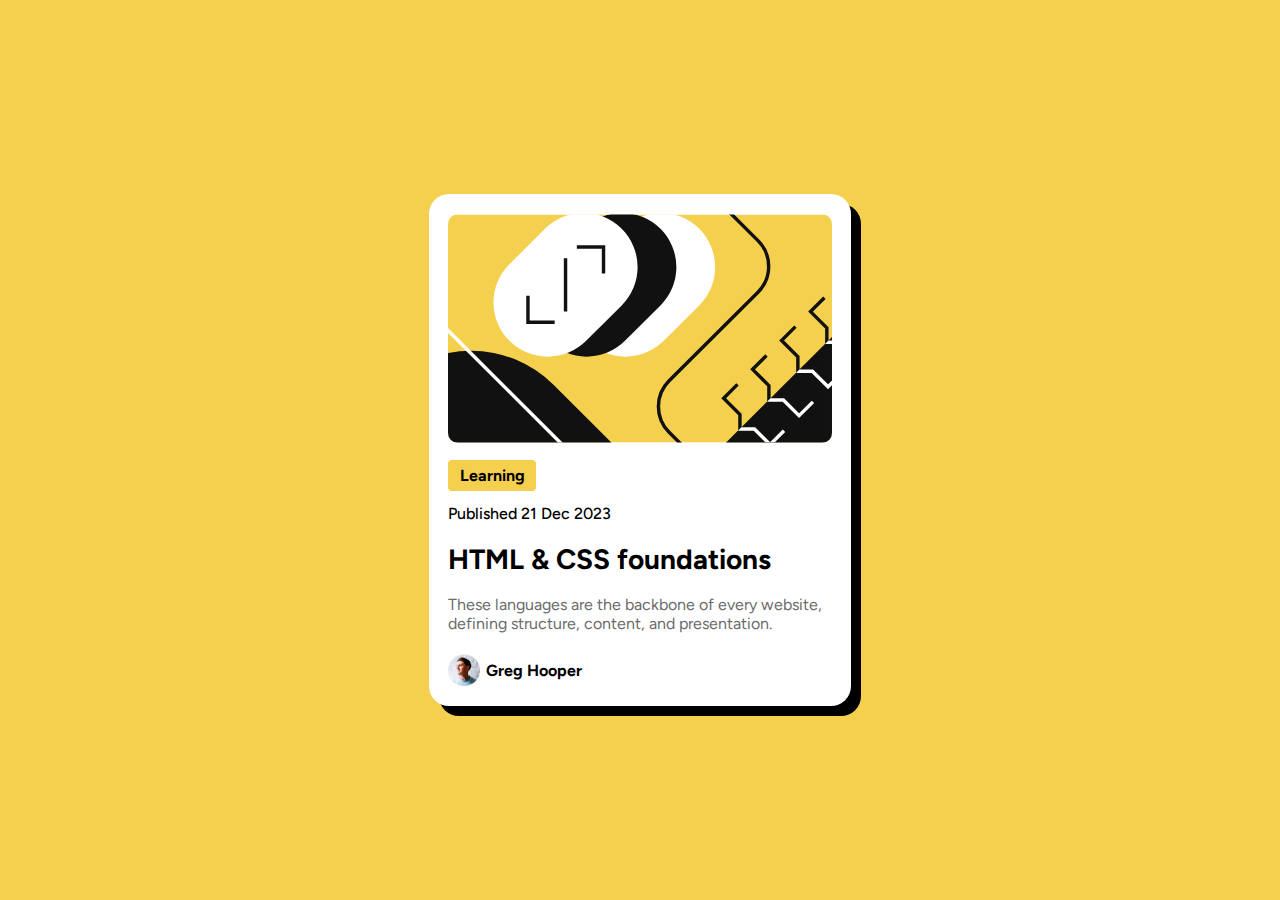
<file: blog-preview-card-main/index.html>
<!DOCTYPE html>
<html lang="en">
<head>
  <meta charset="UTF-8">
  <meta name="viewport" content="width=device-width, initial-scale=1.0"> <!-- displays site properly based on user's device -->  
  <link rel="icon" type="image/png" sizes="32x32" href="./assets/images/favicon-32x32.png"> 
  <title>Frontend Mentor | Blog preview card</title>
  <link rel="stylesheet" href="style.css" />
</head>
<body>
  <div class="container">
    <div class="content">
      <header>
        <img src="assets/images/illustration-article.svg" alt="illustration-article" />
        <h2>Learning</h2>
      </header>
      <div class="strong"><strong>Published 21 Dec 2023</strong></div>
      <h1>HTML & CSS foundations</h1>
      <p>These languages are the backbone of every website, defining structure, content, and presentation.</p>
      <footer>
        <img src="assets/images/image-avatar.webp" alt="image-avatar" />
        <span>Greg Hooper</span>
      </footer>
    </div>
</div>
</body>
</html>
</file>
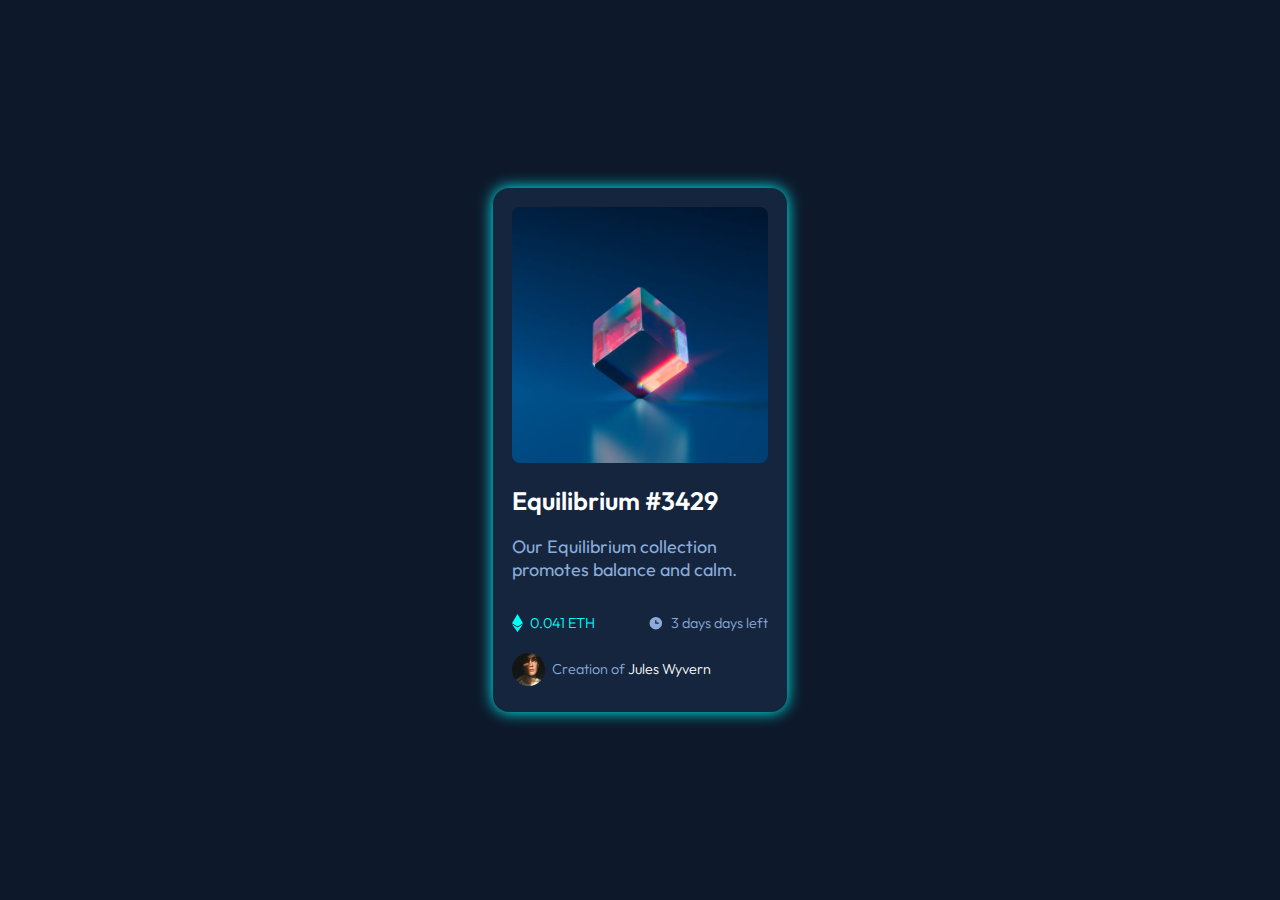
<file: nft-preview-card-component-main/index.html>
<!DOCTYPE html>
<html lang="en">
<head>
  <meta charset="UTF-8">
  <meta name="viewport" content="width=device-width, initial-scale=1.0"> <!-- displays site properly based on user's device -->

  <link rel="icon" type="image/png" sizes="32x32" href="./images/favicon-32x32.png">
  
  <title>Frontend Mentor | NFT preview card component</title>
  <link rel="stylesheet" href="style.css" />
</head>
<body>
  <div class="container">
    <div class="content">
      <header class="heading">
        <img src="images/image-equilibrium.jpg" alt="image-og-equilibrium" />
        <h1>Equilibrium #3429</h1>
      </header>
      <div class="main-content">
        <main>
          <p>
            Our Equilibrium collection promotes balance and calm.
          </p>
         <section>
            <section class="eth">
              <img src="images/icon-ethereum.svg" alt="etherium-image" />
              <p>0.041 ETH</p>
            </section>
           <section class="days-left">
              <img src="images/icon-clock.svg" alt="clock-icon" />
              <p>3 days days left</p>
            </section>
          </section>
        </main>
        <footer>
          <img src="images/image-avatar.png" alt="image-avatar" />
          <p>Creation of <span class="creator-name">Jules Wyvern</span></p>
        </footer>
      </div>
    </div>
  </div>
</body>
</html>
</file>
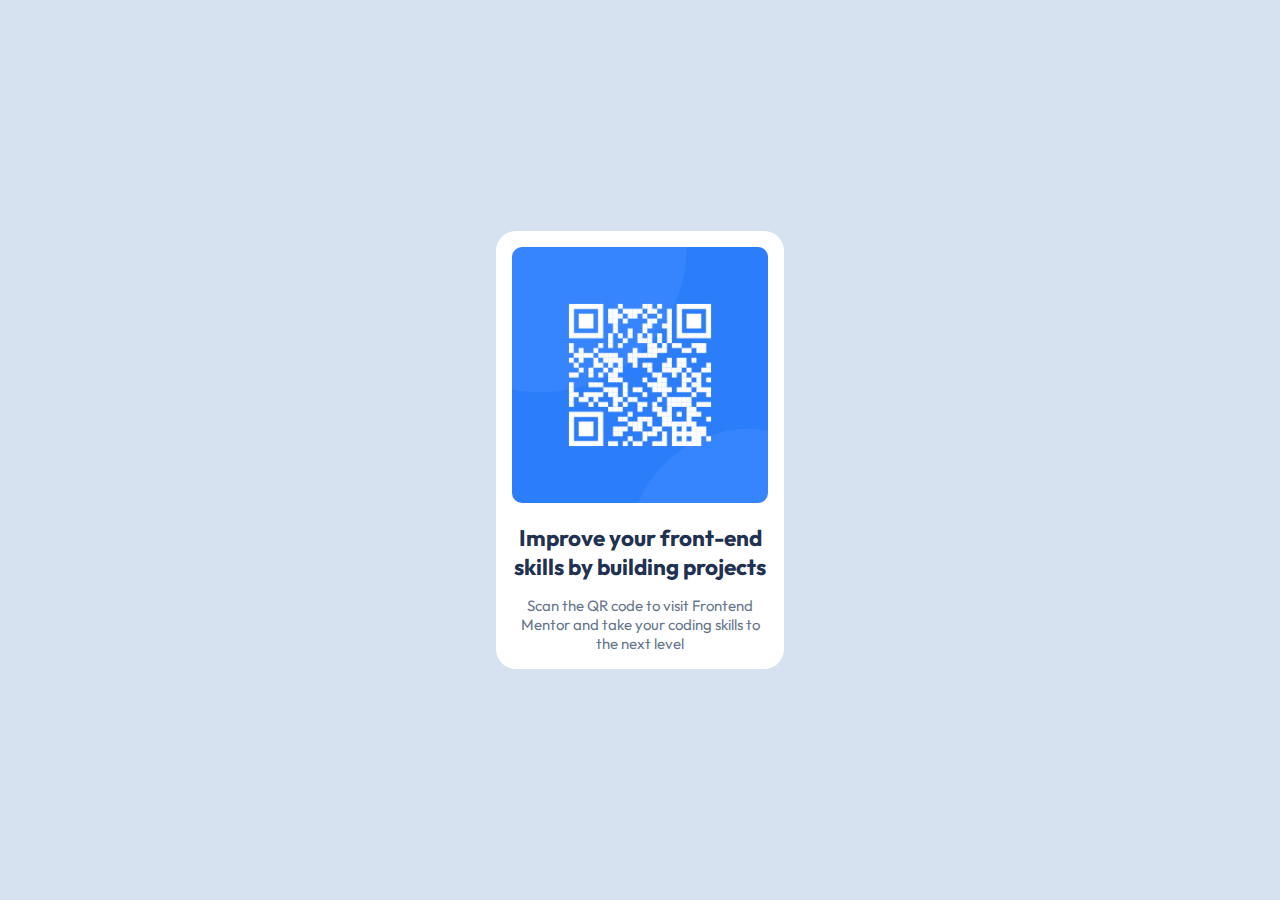
<file: qr-code-component-main/index.html>
<!DOCTYPE html>
<html lang="en">
<head>
  <meta charset="UTF-8">
  <meta name="viewport" content="width=device-width, initial-scale=1.0"> <!-- displays site properly based on user's device -->

  <link rel="icon" type="image/png" sizes="32x32" href="./images/favicon-32x32.png">
  
  <title>Frontend Mentor | QR code component</title>
  <link rel="stylesheet" href="style.css" />
</head>
<body>
  <div class="container">
    <div class="content">
      <div class="image">
        <img src="images/image-qr-code.png" alt="qr-code-image" />
      </div>
      <div class="text-content">
        <h1>Improve your front-end skills by building projects</h1>
        <p>
          Scan the QR code to visit Frontend Mentor and take your coding skills to the next level
        </p>
      </div>
    </div>
  </div>
</body>
</html>
</file>
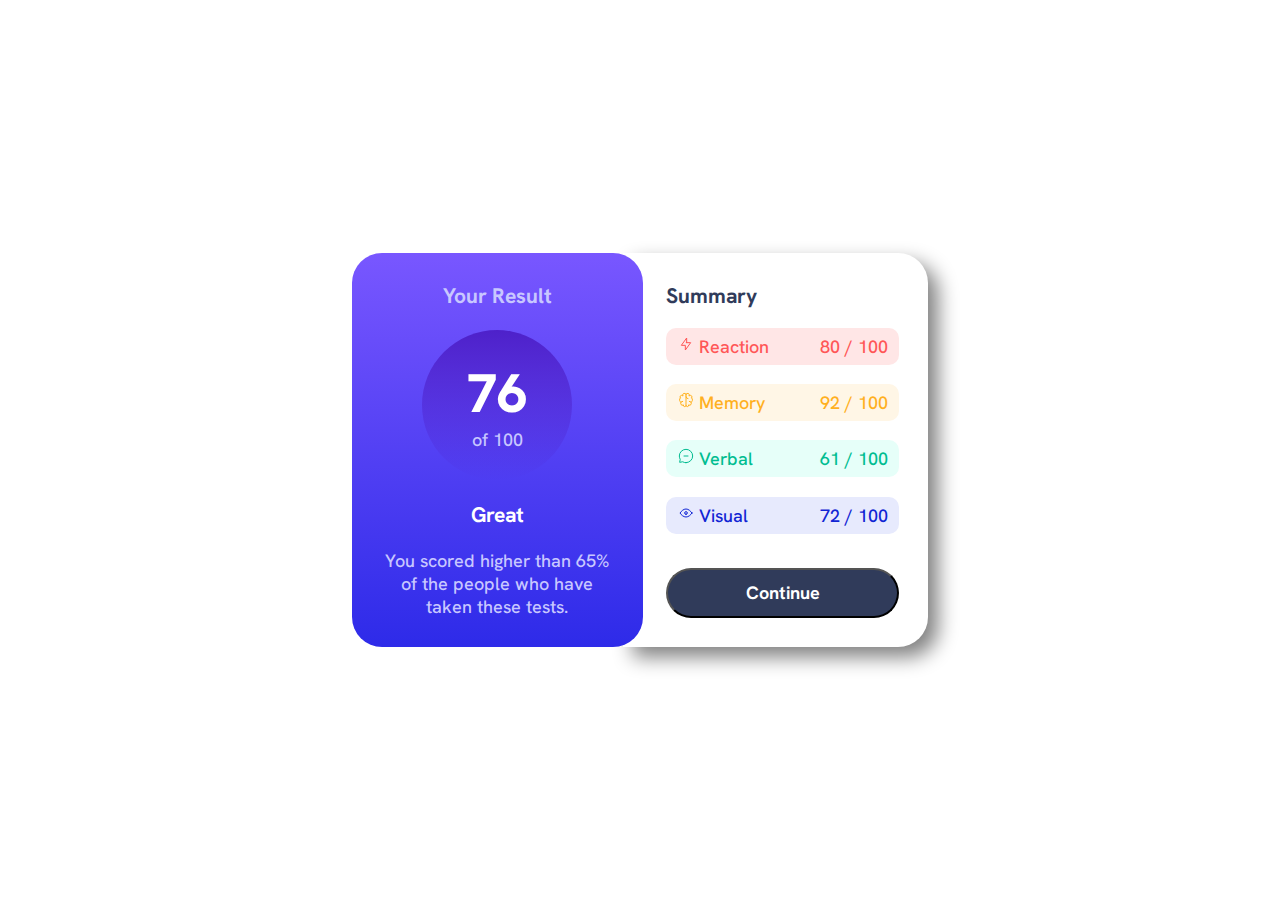
<file: results-summary-component-main/index.html>
<!DOCTYPE html>
<html lang="en">
<head>
  <meta charset="UTF-8">
  <meta name="viewport" content="width=device-width, initial-scale=1.0"> <!-- displays site properly based on user's device -->

  <link rel="icon" type="image/png" sizes="32x32" href="./assets/images/favicon-32x32.png">
  <link rel="stylesheet" href="style.css" />
  <title>Frontend Mentor | Results summary component</title>
</head>
<body>
  <div class="container">
    <main class="content">
      <section class="result">
        <div class="display--result">
          <h3>Your Result</h3>
          <div class="display--marks">
            <div class="obtained--marks">
              76
            </div>
            <div class="total--marks">
              of 100
            </div>
          </div>
        </div>
        <div class="feedback">
          <h3>Great</h3>
          <p>
            You scored higher than 65% of the people who have taken these tests.
          </p>
        </div>
      </section>
      <section class="summary">
        <h3>Summary</h3>
        <div class="summary--component reaction">
          <div class="reaction">
            <img src="assets/images/icon-reaction.svg" alt="reaction-icon" />
            <span>Reaction</span>
          </div>
          <div class="summary--component--result">
            80 / 100
          </div>
        </div>
        <div class="summary--component memory">
          <div class="memory">
            <img src="assets/images/icon-memory.svg" alt="memory-icon" />
            <span>Memory</span>
          </div>
          <div class="summary--component--result">
            92 / 100
          </div>
        </div>
        <div class="summary--component verbal">
          <div class="verbal">
            <img src="assets/images/icon-verbal.svg" alt="verbal-icon" />
            <span>Verbal</span>
          </div>
          <div class="summary--component--result">
            61 / 100
          </div>
        </div>
        <div class="summary--component visual">
          <div class="visual">
            <img src="assets/images/icon-visual.svg" alt="visual-icon" />
            <span>Visual</span>
          </div>
          <div class="summary--component--result">
            72 / 100
          </div>
        </div>
        <button class="button--continue">Continue</button>
      </section>
    </main>
  </div>
</body>
</html>
</file>
<file: blog-preview-card-main/style.css>
@font-face {
    font-family: Figtree;
    src: url("assets/fonts/Figtree-VariableFont_wght.ttf");
    font-style: normal;
    font-size: 16px;
}

html {
    font-family: Figtree, sans-serif;
    font-size: 16px;
}

body {
    margin: 0;
}

.container {
    background-color: hsl(47, 88%, 63%);
    display: flex;
    justify-content: center;
    align-items: center;
    width: 100vw;
    height: 100vh;
}

.content {
    background-color: hsl(0, 0%, 100%);
    box-shadow: 10px 10px 0 black;
    border-radius: 20px;
    width: 30%;
    padding: 1.5%;
}

.content > header > img {
    border-radius: 10px;
    width: 100%;
}

.content > header > h2 {
    background-color: hsl(47, 88%, 63%);
    border-radius: 4px;
    width: fit-content;
    font-size: 1rem;
    padding: 1.5% 3%;
}

.strong > strong {
    font-size: 1rem;
    font-weight: 500;
}

.content > h1 {
    font-size: 1.75rem;
}

.content > p {
    color: hsl(0, 0%, 42%);
}

.content > footer {
    display: flex;
    align-items: center;
    padding-top: 1.5%;
}

.content > footer > img {
    width: 32px;
    height: 32px;
}

.content > footer > span {
    font-weight: bold;
    margin-left: 1.5%;
}

@media screen and (max-width: 375px) {
    .container {
        width: 100vw;
        height: 100vh;
        display: flex;
        align-items: center;
    }
}

@media screen and (max-width: 375px) {
    .content {
        background-color: hsl(0, 0%, 100%);
        box-shadow: 5px 5px 0 black;
        border-radius: 20px;
        width: 85%;
        margin-left: auto;
        margin-right: auto;
        padding: 3%;
    }
    
    .content > h1 {
        font-size: 1rem;
    }
    
    .content > p {
        font-size: 0.8rem;
    }
}

@media screen and (min-width: 1440px) {
    .container {
    background-color: hsl(47, 88%, 63%);
    display: flex;
    justify-content: center;
    align-items: center;
    width: 100vw;
    height: 100vh;
    }
}

@media screen and (min-width: 1440px) {
    .content {
    background-color: hsl(0, 0%, 100%);
    box-shadow: 10px 10px 0 black;
    border-radius: 20px;
    width: 25%;
    padding: 1.5%;
    }
}

@media screen and (orientation: portrait) {
    .container {
        width: 100vw;
        height: 100vh;
        display: flex;
        align-items: center;
    }
}

@media screen and (orientation: portrait) {
    .content {
        background-color: hsl(0, 0%, 100%);
        box-shadow: 5px 5px 0 black;
        border-radius: 20px;
        width: 55%;
        margin-left: auto;
        margin-right: auto;
        padding: 3%;
    }
    
    .content > h1 {
        font-size: 1.25rem;
    }
    
    .content > p {
        font-size: 0.9rem;
    }
}
</file>
<file: nft-preview-card-component-main/style.css>
@font-face {
    font-family: Outfit;
    src: url('fonts/Outfit-VariableFont_wght.ttf');
    font-style: normal;
    font-weight: 300;
}

@font-face {
    font-family: Outfit;
    src: url('fonts/Outfit-VariableFont_wght.ttf');
    font-style: normal;
    font-weight: 400;
}

@font-face {
    font-family: Outfit;
    src: url('fonts/Outfit-VariableFont_wght.ttf');
    font-style: normal;
    font-weight: 600;
}

html {
    font-family: Outfit, sans-serif;
    font-weight: 400;
    font-size: 18px;
}

body {
    margin: 0;
    width: 100vw;
    height: 100vh;
}

.container {
    background-color: hsl(217, 54%, 11%);
    width: 100vw;
    height: 100vh;
    display: flex;
    justify-content: center;
    align-items: center;
}

.content {
    background-color: hsl(216, 50%, 16%);
    border-radius: 16px;
    width: 20%;
    padding: 1.5%;
    box-shadow: 0 0 15px cyan;
}

header > img {
    border-radius: 8px;
    max-width: 100%;
}

header > h1 {
    font-family: Outfit;
    font-size: 1.4rem;
    font-weight: 600;
    color: white;
    max-width: 100%;
}

header > h1:hover {
    cursor: pointer;
    font-family: Outfit;
    font-size: 1.4rem;
    font-weight: 600;
    color: hsl(178, 100%, 50%);
    max-width: 100%;
}

main > p {
    color: hsl(215, 51%, 70%);
    max-width: 100%;
}

.eth > img {
    width: 11px;
    height: 18px;
}

.days-left > img {
    width: 16px;
    height: 16px;
}

.eth {
    display: flex;
    justify-content: space-between;
    align-items: center;
}

.days-left {
    display: flex;
    justify-content: space-between;
    align-items: center;
}

.eth > p {
    color: hsl(178, 100%, 50%);
    font-family: Outfit;
    font-weight: 300;
    font-size: 0.8rem;
    padding-left: 7px;
}

.days-left > p {
    color: hsl(215, 51%, 70%);
    font-family: Outfit;
    font-weight: 300;
    font-size: 0.8rem;
    padding-left: 7px;
}

main > section {
    display: flex;
    justify-content: space-between;
    align-items: center;
}

footer {
    display: flex;
    justify-content: flex-start;
    align-items: center;
}

footer > img {
    width: 33px;
    height: 33px;
    max-width: 40%;
}

footer > p {
    color:hsl(215, 51%, 70%);
    font-family: Outfit;
    font-size: 0.8rem;
    font-weight: 300;
    padding-left: 7px;
}

.creator-name {
    color: white;
    font-family: Outfit;
    font-size: 0.8rem;
    font-weight: 300;
}

.creator-name:hover {
    cursor: pointer;
    color: hsl(178, 100%, 50%);
    font-family: Outfit;
    font-size: 0.8rem;
    font-weight: 300;
}

@media screen and (orientation: portrait) {
    html {
        font-family: Outfit, sans-serif;
        font-weight: 400;
        font-size: 15px;
    }
    
    body {
        margin: 0;
        width: 100vw;
        height: 100vh;
    }
    
    .container {
        background-color: hsl(217, 54%, 11%);
        width: 100vw;
        height: 100vh;
        display: flex;
        align-items: center;
    }
    
    .content {
        background-color: hsl(216, 50%, 16%);
        border-radius: 16px;
        width: 60%;
        margin-left: auto;
        margin-right: auto;
        padding: 3%;
        box-shadow: 7px 7px 10px goldenrod;
        box-shadow: 0 0 15px cyan;
    }
}

@media screen and (max-width: 900px) and (orientation: landscape) {
    html {
        font-family: Outfit, sans-serif;
        font-weight: 400;
        font-size: 15px;
    }
    
    body {
        margin: 0;
        width: 100vw;
        height: 100vh;
    }
    
    .container {
        background-color: hsl(217, 54%, 11%);
        width: 100vw;
        height: 100vh;
        display: flex;
        justify-content: center;
        align-items: center;
    }

    .content {
        background-color: hsl(216, 50%, 16%);
        border-radius: 16px;
        box-shadow: 7px 7px 10px goldenrod;
        box-shadow: 0 0 15px cyan;
        width: 80%;
        margin-left: auto;
        margin-right: auto;
        padding: 2.5%;
        display: flex;
    }

    header {
        width: 40%;
    }

    .main-content {
        width: 60%;
        display: flex;
        flex-direction: column;
    }

    main > p {
        text-align: center;
    }

    .main-content > main {
        display: flex;
        flex-direction: column;
        justify-content: space-between;
        align-items: center;
    }

    main > section {
        display: flex;
        flex-direction: column;
        justify-content: space-between;
        align-items: center;
    }

    .main-content > footer {
        display: flex;
        justify-content: center;
    }

    header > img {
        width: 90%;
    }
}

@media screen and (max-width: 375px) {
    html {
        font-family: Outfit, sans-serif;
        font-weight: 400;
        font-size: 15px;
    }
    
    body {
        margin: 0;
        width: 100vw;
        height: 100vh;
    }
    
    .container {
        background-color: hsl(217, 54%, 11%);
        width: 100vw;
        height: 100vh;
        display: flex;
        justify-content: center;
        align-items: center;
    }
    
    .content {
        background-color: hsl(216, 50%, 16%);
        border-radius: 16px;
        width: 80%;
        margin-left: auto;
        margin-right: auto;
        padding: 4.5%;
        box-shadow: 7px 7px 10px goldenrod;
        box-shadow: 0 0 15px cyan;
    }
    
}
</file>
<file: qr-code-component-main/style.css>
@font-face {
    font-family: Outfit;
    src: url('fonts/Outfit-VariableFont_wght.ttf');
    font-style: normal;
    font-weight: 400;
    font-size: 15px;
}

@font-face {
    font-family: Outfit;
    src: url('fonts/Outfit-VariableFont_wght.ttf');
    font-style: normal;
    font-weight: 700;
    font-size: 15px;
}


html {
    font-family: Outfit, sans-serif;
    font-weight: 400;
    font-size: 15px;
}

body {
    margin: 0;
    width: 100vw;
    height: 100vh;
}

.container {
    width: 100vw;
    height: 100vh;
    background-color: hsl(212, 45%, 89%);
    display: flex;
    justify-content: center;
    align-items: center;
}

.content {
    border-radius: 20px;
    width: 20%;
    background-color: hsl(0, 0%, 100%);
    padding: 1.25%;
}

.content > .image > img {
    border-radius: 10px;
    max-width: 100%;
}

.content > .text-content > h1 {
    color: hsl(218, 44%, 22%);
    font-size: 1.5rem;
    font-family: Outfit;
    font-weight: 700;
    text-align: center;
}

.content > .text-content > p {
    color: hsl(216, 15%, 48%);
    margin: 0;
    text-align: center;
}

@media screen and (orientation: portrait) {
    .container {
        width: 100vw;
        height: 100vh;
        background-color: hsl(212, 45%, 89%);
        display: flex;
        align-items: center;
    }

    .content {
        border-radius: 20px;
        width: 60%;
        background-color: hsl(0, 0%, 100%);
        margin-left: auto;
        margin-right: auto;
        padding: 3%;
    }

    .text-content > h1 {
        font-size: 1.25rem;
        text-align: center;
    }

    .text-content > p {
        font-size: 0.95rem;
        margin: 0;
        text-align: center;
    }
}

@media screen and (max-width: 900px) and (orientation: landscape) {
    .container {
        width: 100vw;
        height: 100vh;
        background-color: hsl(212, 45%, 89%);
        display: flex;
        align-items: center;
    }

    .content {
        border-radius: 20px;
        width: 80%;
        background-color: hsl(0, 0%, 100%);
        margin-left: auto;
        margin-right: auto;
        padding: 1.25%;
        display: flex;
        flex-direction: row;
    }

    .text-content {
        display: flex;
        flex-direction: column;
        justify-content: space-between;
    }

    .text-content > h1 {
        margin: 0;
    }

    .text-content > p {
        margin: 0;
    }
}

@media screen and (max-width: 375px) {
    .container {
        width: 100vw;
        height: 100vh;
        background-color: hsl(212, 45%, 89%);
        display: flex;
        align-items: center;
    }

    .content {
        border-radius: 20px;
        width: 80%;
        background-color: hsl(0, 0%, 100%);
        margin-left: auto;
        margin-right: auto;
        padding: 3%;
    }

    .text-content > h1 {
        font-size: 1.25rem;
        text-align: center;
    }

    .text-content > p {
        font-size: 0.85rem;
        margin: 0;
        text-align: center;
    }
}
</file>
<file: results-summary-component-main/style.css>
@font-face {
    font-family: HankenGrotesk;
    src: url('assets/fonts/HankenGrotesk-VariableFont_wght.ttf');
    font-size: 18px;
    font-weight: 500;
}

@font-face {
    font-family: HankenGrotesk;
    src: url('assets/fonts/HankenGrotesk-VariableFont_wght.ttf');
    font-size: 18px;
    font-weight: 700;
}

@font-face {
    font-family: HankenGrotesk;
    src: url('assets/fonts/HankenGrotesk-VariableFont_wght.ttf');
    font-size: 18px;
    font-weight: 800;
}

html {
    font-family: HankenGrotesk, sans-serif;
    font-size: 18px;
    font-weight: 500;
}

body {
    margin: 0;
    width: 100vw;
    height: 100vh;
}

.container {
    width: 100vw;
    height: 100vh;
    display: flex;
    justify-content: center;
    align-items: center;
}

.content {
    width: 45%;
    margin-left: auto;
    margin-right: auto;
    display: flex;
}

.result {
    background: linear-gradient(to bottom, hsl(252, 100%, 67%), hsl(241, 81%, 54%));
    border-radius: 30px;
    margin-right: -10px;
    padding: 5% 5% 5% 5%;
    position: relative;
    width: 50%;
    z-index: 2;
}

.display--result {
    text-align: center;
}

.display--result > h3 {
    margin-top: 0;
    color: hsl(241, 100%, 89%);
}

.obtained--marks {
    color: white;
    font-size: 3rem;
    font-weight: 800;
}

.total--marks {
    color: hsl(241, 100%, 89%);
}

.display--marks {
    width: 150px;
    height: 150px;
    margin-left: auto;
    margin-right: auto;
    border-radius: 50%;
    background: linear-gradient(to bottom, hsla(256, 72%, 46%, 1), hsla(241, 72%, 46%, 0));
    display: flex;
    flex-direction: column;
    justify-content: center;
}

.feedback {
    text-align: center;
}

.feedback > h3 {
    color: white;
    font-weight: 700;
}

.feedback > p {
    color: hsl(241, 100%, 89%);
    margin-bottom: 0;
}

.summary {
    border-top-right-radius: 30px;
    border-bottom-right-radius: 30px;
    box-shadow: 10px 10px 20px gray;
    display: flex;
    flex-direction: column;
    justify-content: space-between;
    margin-left: -10px;
    width: 50%;
    padding: 5% 5% 5% 7.5%;
    position: relative;
    z-index: 1;
}

.summary > h3 {
    color: hsl(224, 30%, 27%);
    margin: 0;
}

.summary--component {
    border-radius: 10px;
    display: flex;
    justify-content: space-between;
    align-items: center;
    padding: 3% 5%;
}

.summary--component img {
    width: 16px;
    height: 18px;
}

.reaction {
    background-color: hsl(0, 100%, 95%);
    color: hsl(0, 100%, 67%);
}

.memory {
    background-color: hsl(39, 100%, 95%);
    color: hsl(39, 100%, 56%);
}

.verbal {
    background-color: hsl(166, 100%, 95%);
    color: hsl(166, 100%, 37%);
}

.visual {
    background-color: hsl(234, 85%, 95%);
    color: hsl(234, 85%, 45%);
}

.reaction > span,
.memory > span,
.verbal > span,
.visual > span {
    padding-right: 2px;
}

.button--continue {
    background-color: hsl(224, 30%, 27%);
    border-radius: 25px;
    color: white;
    display: flex;
    flex-direction: column;
    justify-content: center;
    align-items: center;
    font-family: HankenGrotesk, sans-serif;
    font-size: 1rem;
    font-weight: 600;
    margin-top: 15px;
    padding: 5%;
}

@media screen and (orientation: portrait) {
    .content {
        width: 80%;
        margin-left: auto;
        margin-right: auto;
        display: flex;
    }
    
}

@media screen and (max-width: 1000px) and (orientation: landscape) {
    .content {
        width: 80%;
        margin-left: auto;
        margin-right: auto;
        display: flex;
    }

    .summary--component {
        border-radius: 10px;
        display: flex;
        justify-content: space-between;
        align-items: center;
        padding: 3% 5%;
    }
}

@media screen and (max-width: 375px) {
    .container {
        width: 100vw;
        height: 100vh;
    }

    .content {
        width: 100%;
        height: 100%;
        display: flex;
        flex-direction: column;
        align-items: center;
        padding: 5% 0;
    }

    .result {
        background: linear-gradient(to bottom, hsl(252, 100%, 67%), hsl(241, 81%, 54%));
        border-bottom-left-radius: 15px;
        border-bottom-right-radius: 15px;
        border-top-left-radius: 0px;
        border-top-right-radius: 0px;
        margin-bottom: -5px;
        padding: 5% 5% 5% 5%;
        position: relative;
        width: 100%;
        z-index: 2;
    }

    .summary {
        box-shadow: none;
        border-radius: 0px;
        display: flex;
        flex-direction: column;
        justify-content: space-between;
        margin-top: -5px;
        padding: 5% 5% 5% 7.5%;
        position: relative;
        width: 100%;
        z-index: 1;
    }

    .summary--component {
        margin-bottom: 10px;
    }

    .summary > h3 {
        margin-bottom: 15px;
    }
}

@media screen and (max-width: 580px) {
    .content {
        width: 90%;
        margin-left: auto;
        margin-right: auto;
        display: flex;
    }
}
</file>
